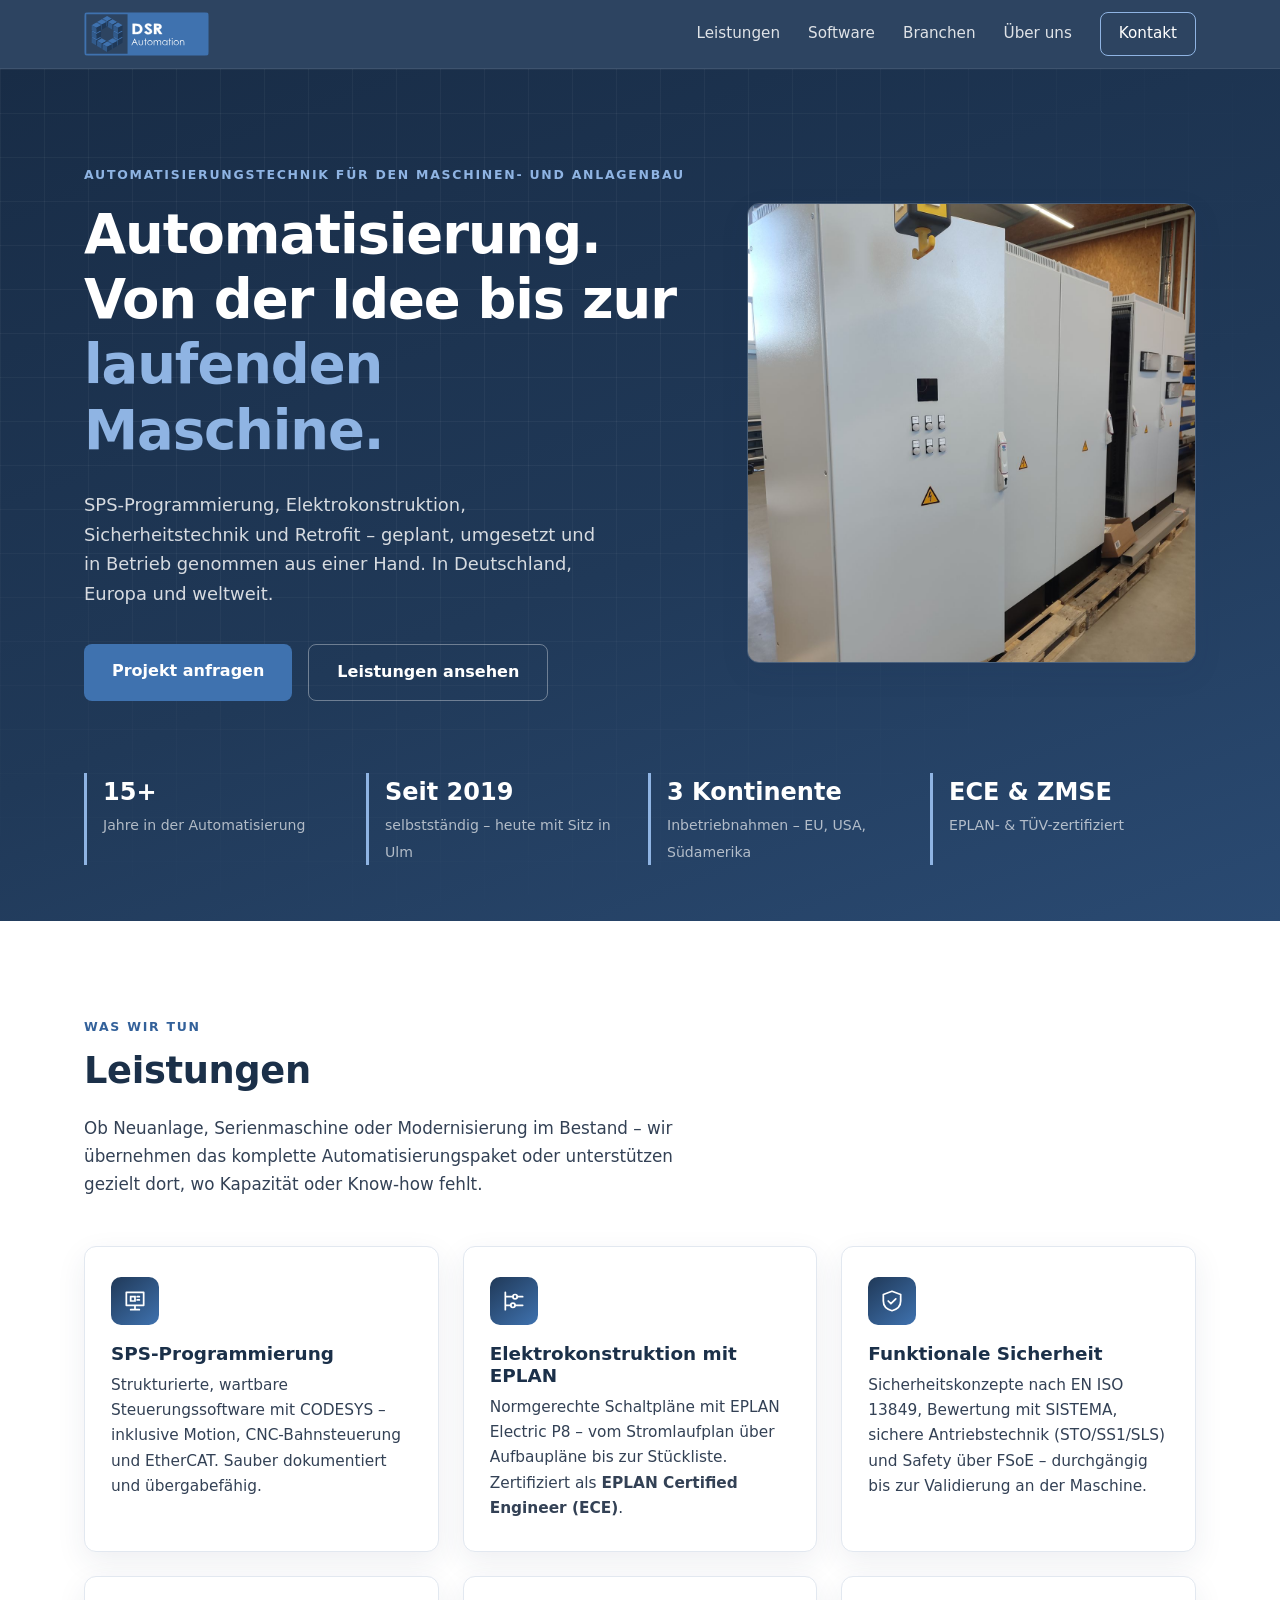
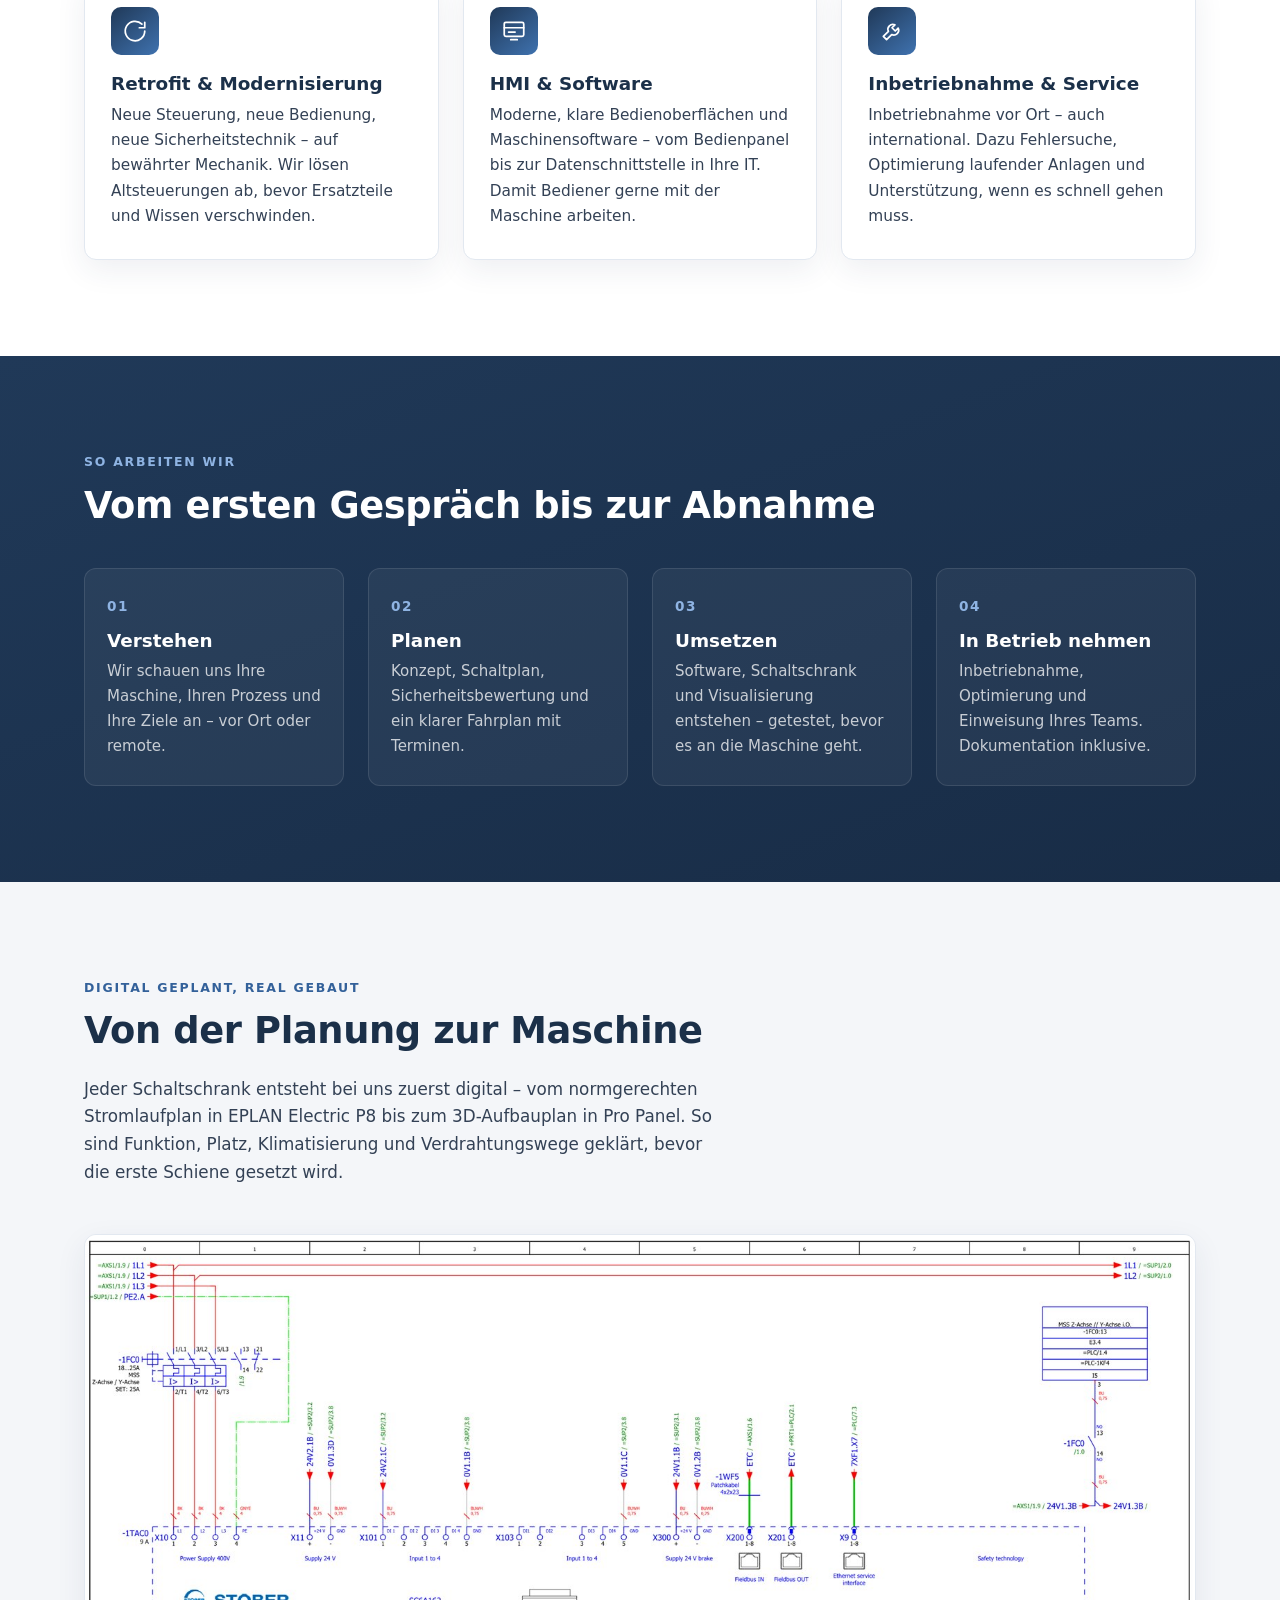
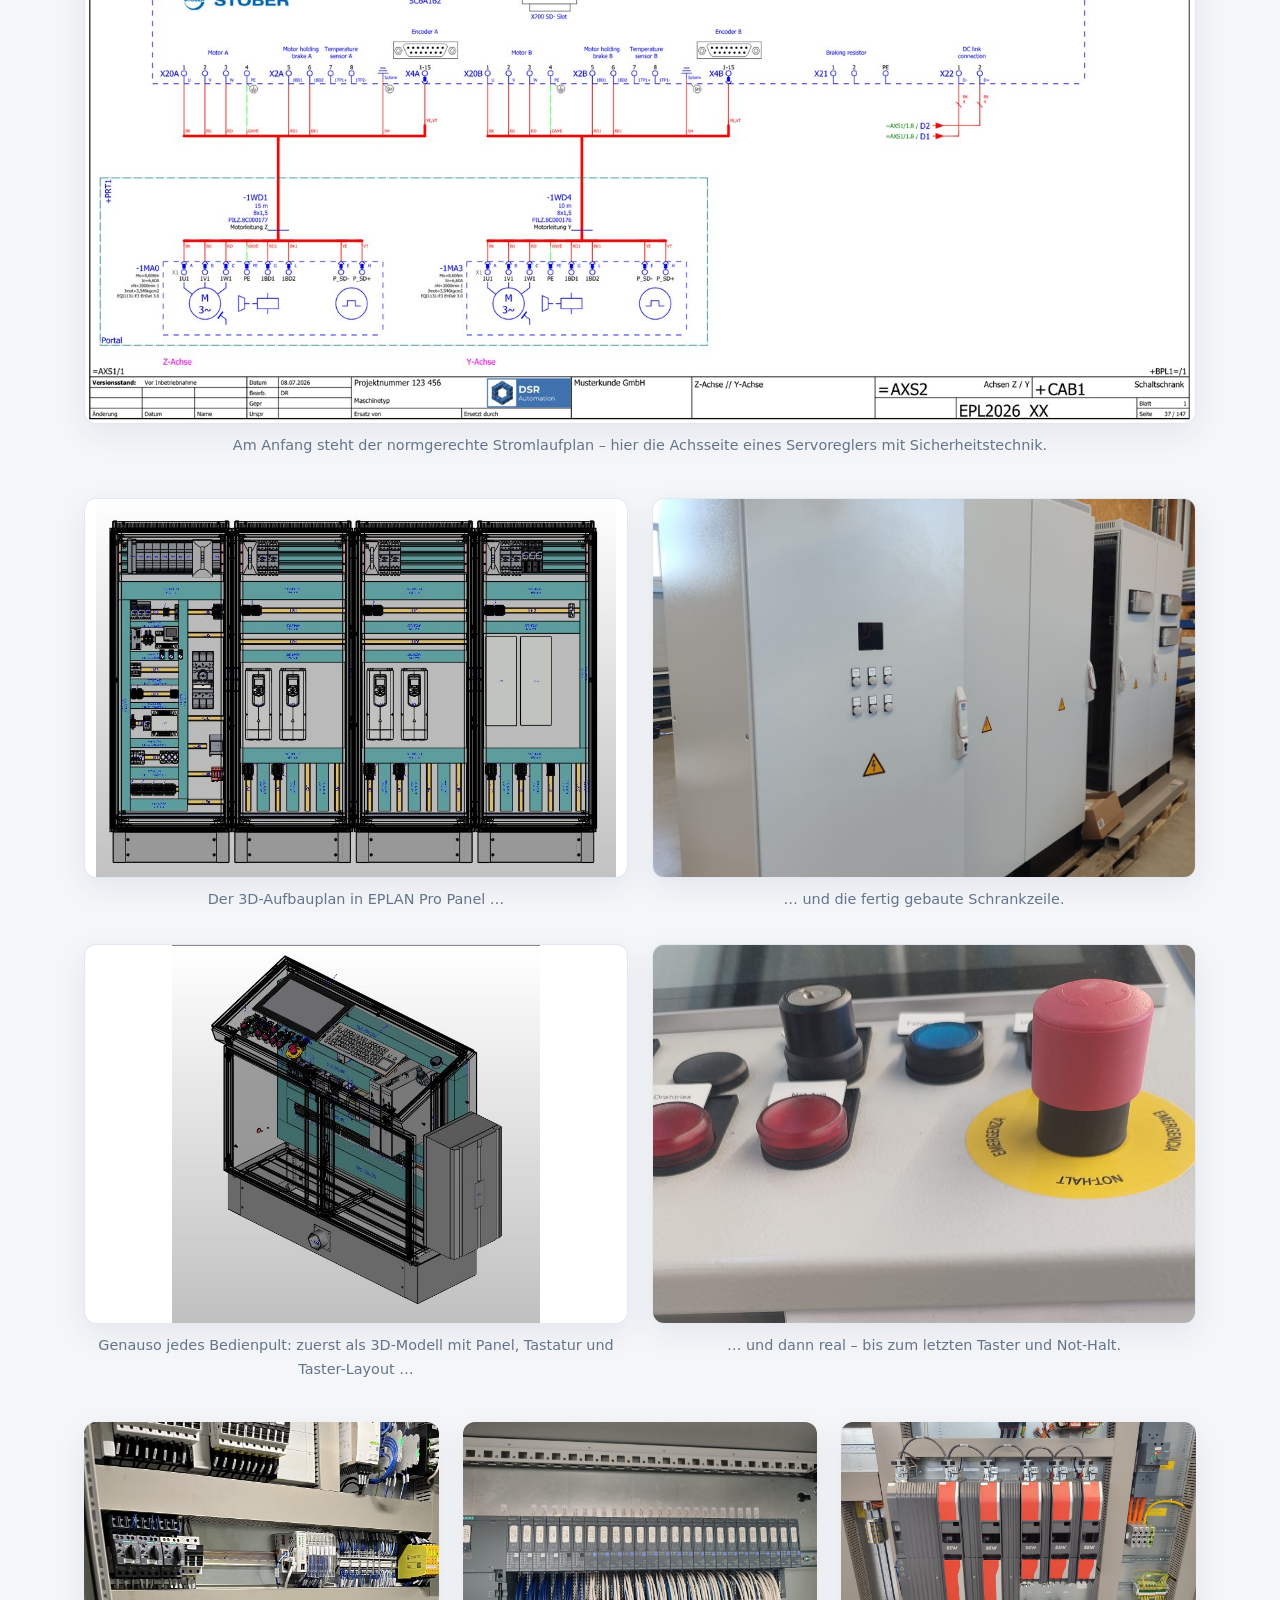
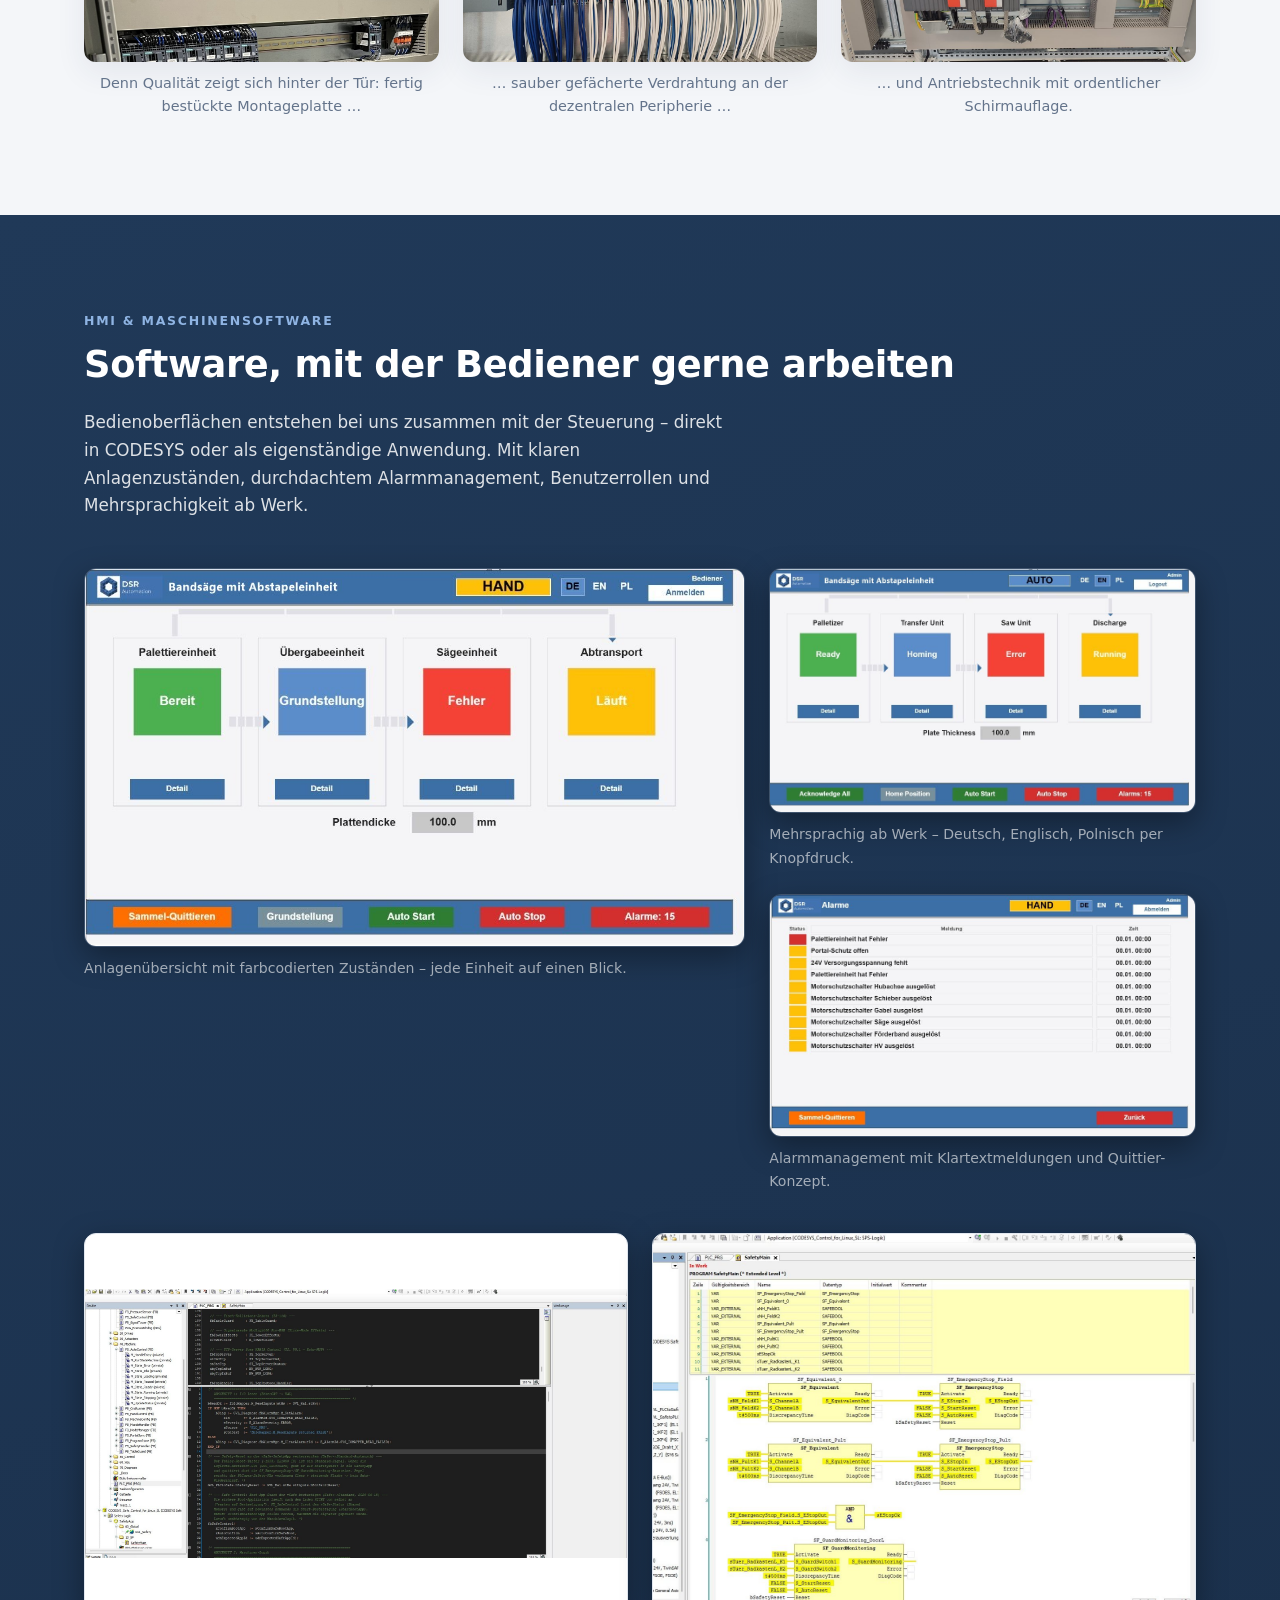
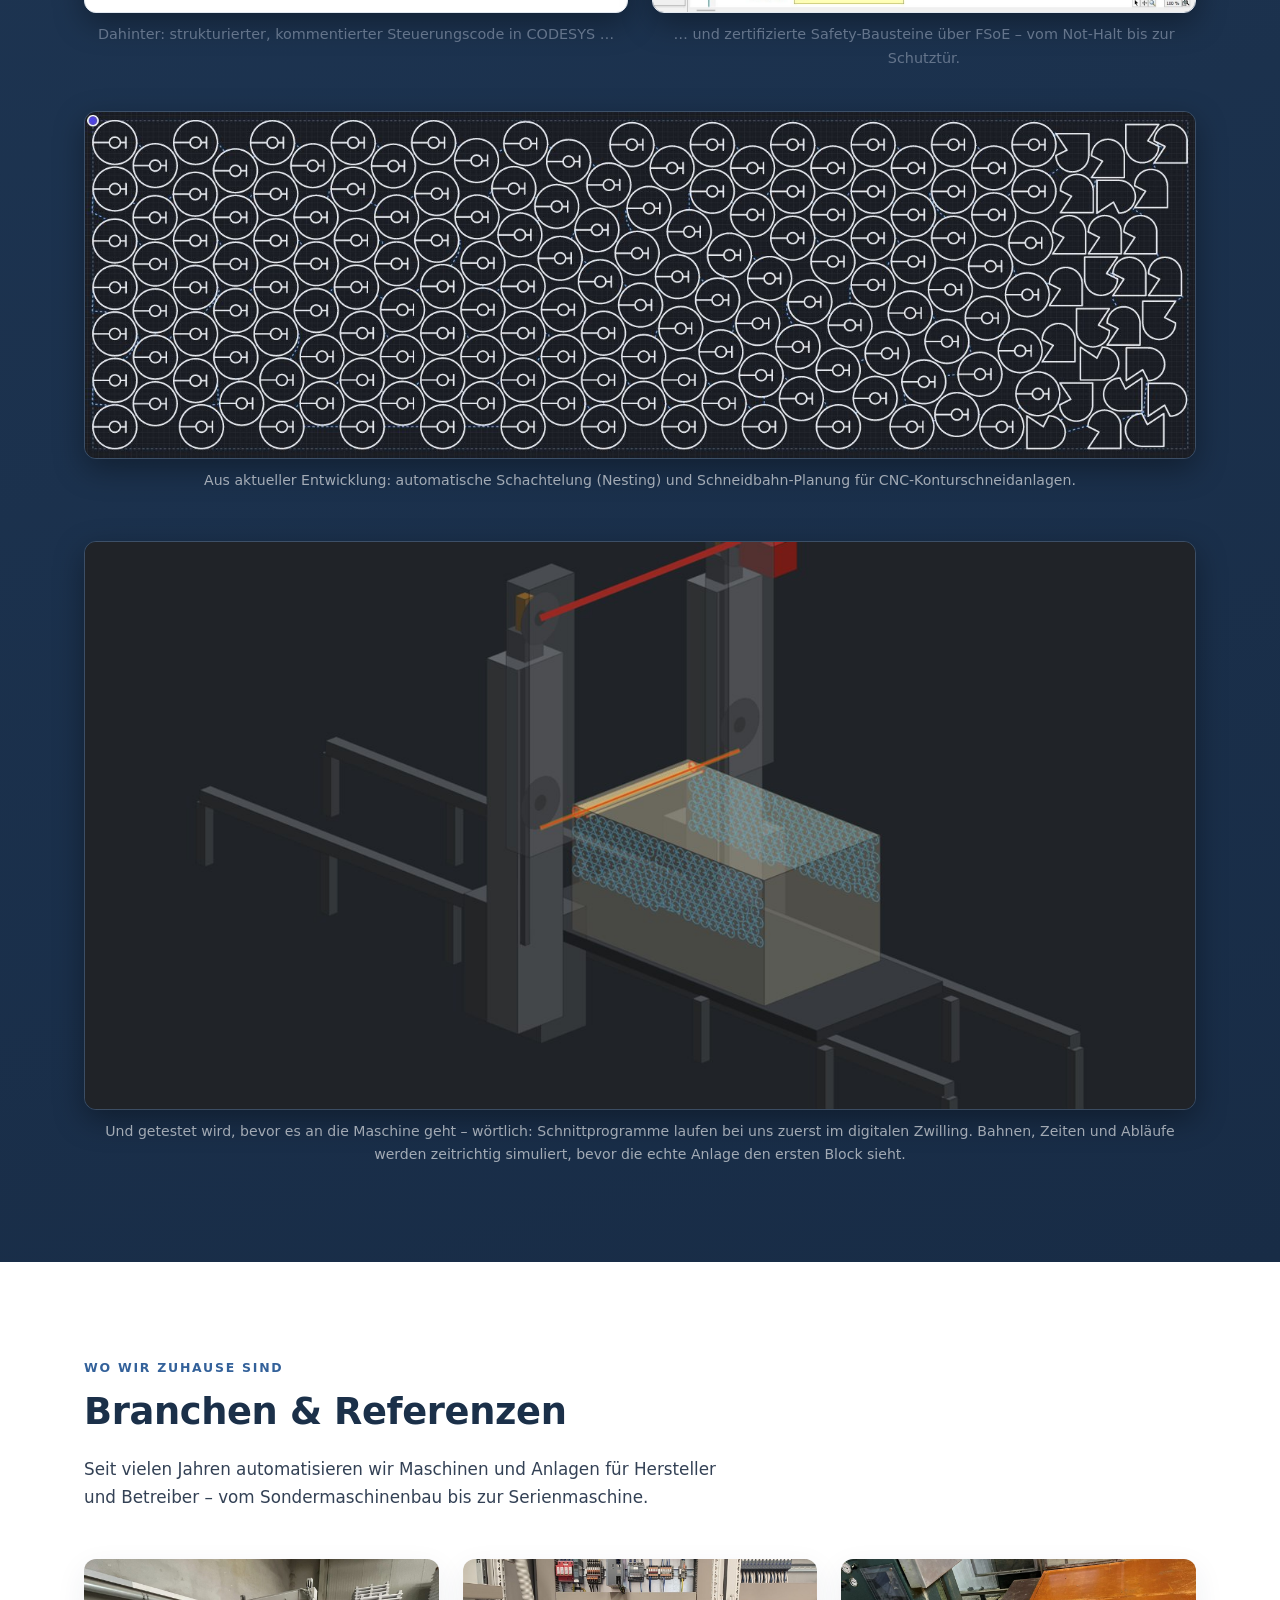
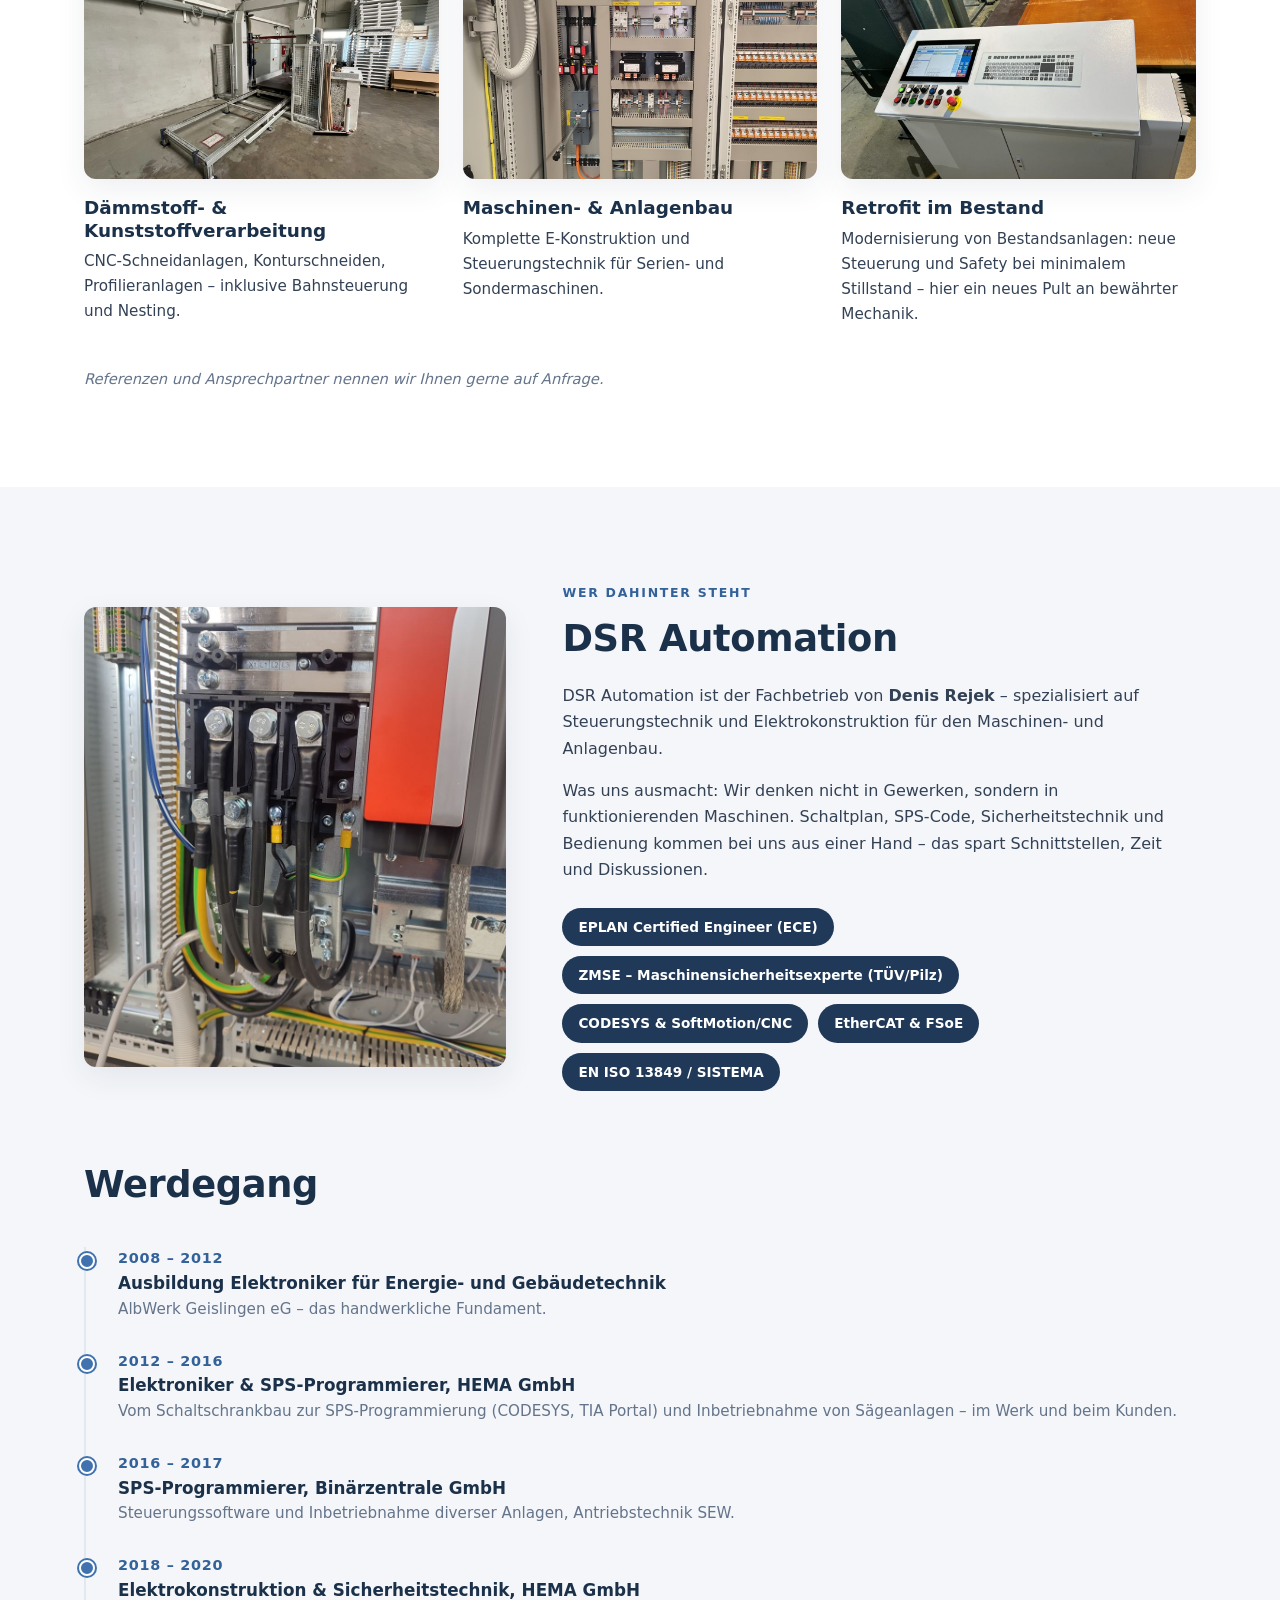
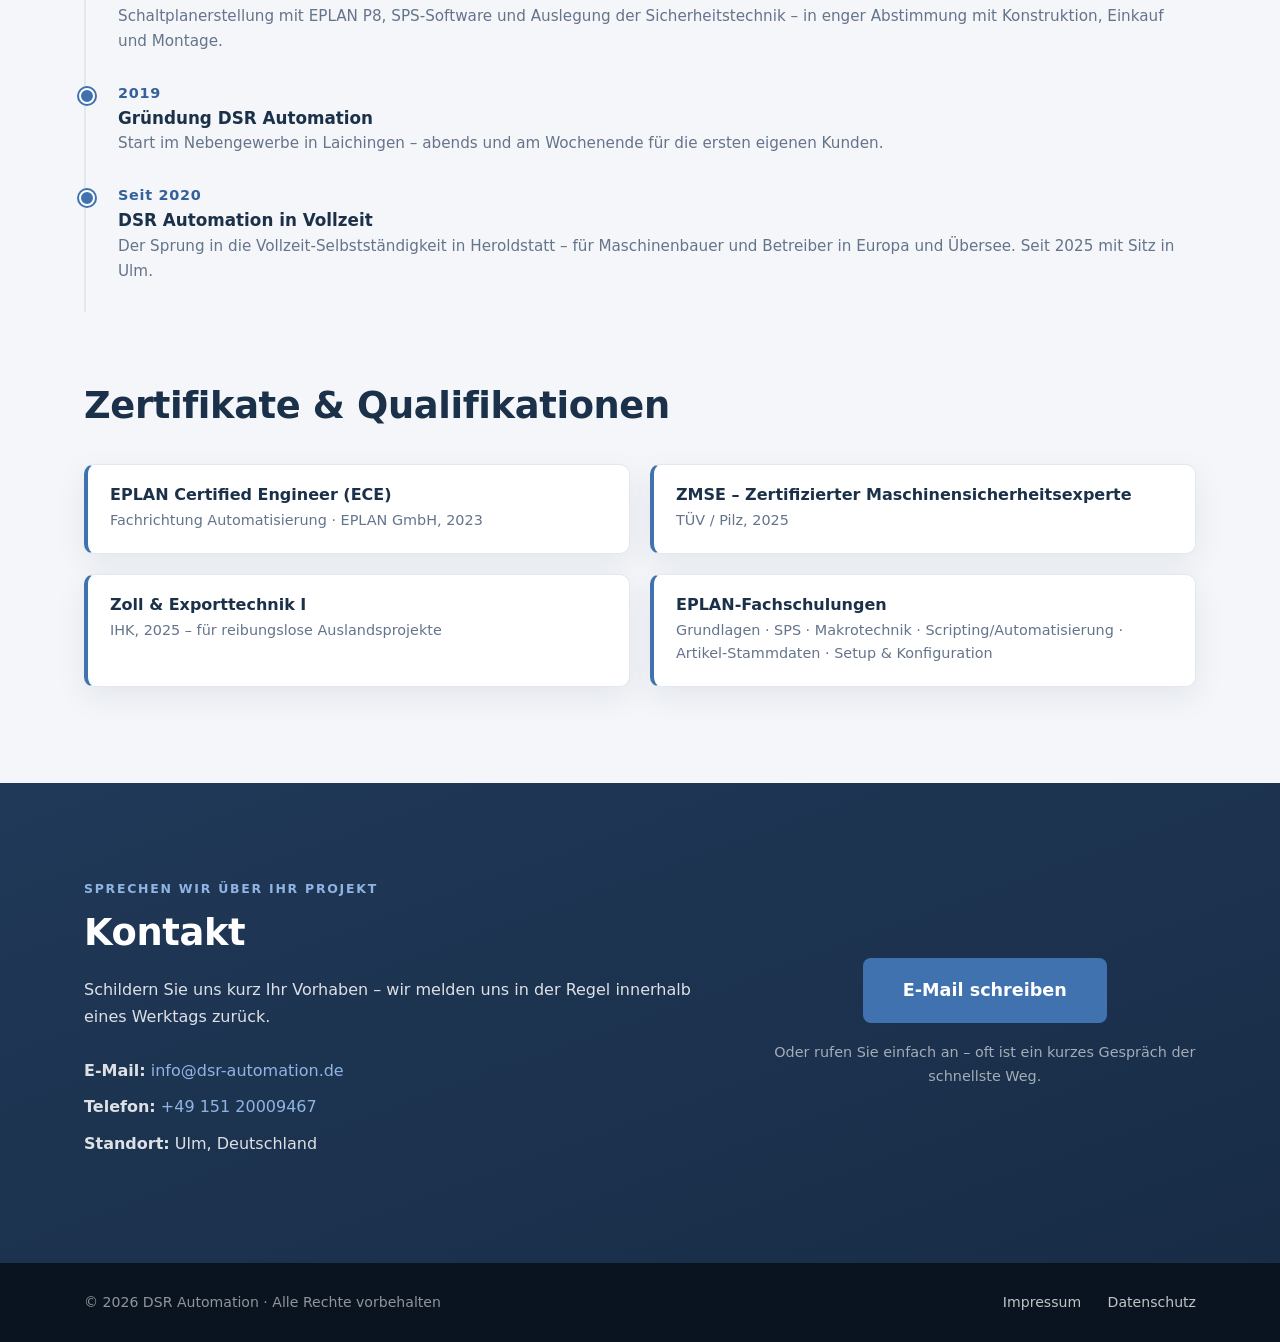
<file: index.html>
<!DOCTYPE html>
<html lang="de">
<head>
  <meta charset="UTF-8">
  <meta name="viewport" content="width=device-width, initial-scale=1.0">
  <title>DSR Automation – Steuerungstechnik, Elektrokonstruktion &amp; Retrofit</title>
  <meta name="description" content="DSR Automation – Ihr Partner für SPS-Programmierung (CODESYS), Elektrokonstruktion mit EPLAN, Sicherheitstechnik, Retrofit und Inbetriebnahme. Von der Planung bis zur laufenden Maschine.">
  <link rel="icon" href="img/favicon.png" type="image/png" sizes="32x32">
  <link rel="icon" href="img/favicon.svg" type="image/svg+xml">
  <link rel="stylesheet" href="css/style.css">
  <meta property="og:title" content="DSR Automation – Industrieautomatisierung">
  <meta property="og:description" content="SPS-Programmierung, EPLAN-Elektrokonstruktion, Sicherheitstechnik, Retrofit und Inbetriebnahme – aus einer Hand.">
  <meta property="og:type" content="website">
  <meta property="og:url" content="https://www.dsr-automation.de/">
</head>
<body>

<header class="site-header" id="top">
  <div class="container header-inner">
    <a class="brand" href="#top" aria-label="DSR Automation – Startseite">
      <img class="brand-logo" src="img/logo.svg" alt="DSR Automation">
    </a>
    <nav class="main-nav" id="mainNav" aria-label="Hauptnavigation">
      <a href="#leistungen">Leistungen</a>
      <a href="#software">Software</a>
      <a href="#branchen">Branchen</a>
      <a href="#ueber">Über uns</a>
      <a href="#kontakt" class="nav-cta">Kontakt</a>
    </nav>
    <button class="nav-toggle" id="navToggle" aria-label="Menü öffnen" aria-expanded="false">
      <span></span><span></span><span></span>
    </button>
  </div>
</header>

<main>

  <!-- ============ HERO ============ -->
  <section class="hero">
    <div class="hero-bg" aria-hidden="true"></div>
    <div class="container hero-inner">
      <div class="hero-text">
        <p class="eyebrow">Automatisierungstechnik für den Maschinen- und Anlagenbau</p>
        <h1>Automatisierung.<br>Von der Idee bis zur<br><span class="accent">laufenden Maschine.</span></h1>
        <p class="hero-sub">
          SPS-Programmierung, Elektrokonstruktion, Sicherheitstechnik und Retrofit –
          geplant, umgesetzt und in Betrieb genommen aus einer Hand. In Deutschland, Europa und weltweit.
        </p>
        <div class="hero-actions">
          <a class="btn btn-primary" href="#kontakt">Projekt anfragen</a>
          <a class="btn btn-ghost" href="#leistungen">Leistungen ansehen</a>
        </div>
      </div>
      <div class="hero-media">
        <img class="photo photo-hero" src="img/hero.jpg" alt="Schaltschrankzeile von DSR Automation vor der Auslieferung">
      </div>
    </div>
    <div class="container hero-stats">
      <div class="stat"><strong>15+</strong><span>Jahre in der Automatisierung</span></div>
      <div class="stat"><strong>Seit 2019</strong><span>selbstständig – heute mit Sitz in Ulm</span></div>
      <div class="stat"><strong>3 Kontinente</strong><span>Inbetriebnahmen – EU, USA, Südamerika</span></div>
      <div class="stat"><strong>ECE &amp; ZMSE</strong><span>EPLAN- &amp; TÜV-zertifiziert</span></div>
    </div>
  </section>

  <!-- ============ LEISTUNGEN ============ -->
  <section class="section" id="leistungen">
    <div class="container">
      <p class="eyebrow">Was wir tun</p>
      <h2>Leistungen</h2>
      <p class="section-intro">
        Ob Neuanlage, Serienmaschine oder Modernisierung im Bestand – wir übernehmen das
        komplette Automatisierungspaket oder unterstützen gezielt dort, wo Kapazität oder Know-how fehlt.
      </p>

      <div class="cards">
        <article class="card">
          <div class="card-icon" aria-hidden="true">
            <svg viewBox="0 0 24 24"><path d="M4 4h16v12H4z M8 20h8 M12 16v4" fill="none" stroke="currentColor" stroke-width="1.6" stroke-linecap="round" stroke-linejoin="round"/><path d="M8 8h4v4H8z" fill="none" stroke="currentColor" stroke-width="1.6"/><path d="M14 8h2M14 11h2" stroke="currentColor" stroke-width="1.6" stroke-linecap="round"/></svg>
          </div>
          <h3>SPS-Programmierung</h3>
          <p>Strukturierte, wartbare Steuerungssoftware mit CODESYS – inklusive Motion, CNC-Bahnsteuerung
          und EtherCAT. Sauber dokumentiert und übergabefähig.</p>
        </article>

        <article class="card">
          <div class="card-icon" aria-hidden="true">
            <svg viewBox="0 0 24 24"><path d="M4 4v16M4 8h7M15 8h5M4 16h5M13 16h7" fill="none" stroke="currentColor" stroke-width="1.6" stroke-linecap="round"/><circle cx="13" cy="8" r="2" fill="none" stroke="currentColor" stroke-width="1.6"/><circle cx="11" cy="16" r="2" fill="none" stroke="currentColor" stroke-width="1.6"/></svg>
          </div>
          <h3>Elektrokonstruktion mit EPLAN</h3>
          <p>Normgerechte Schaltpläne mit EPLAN Electric P8 – vom Stromlaufplan über Aufbaupläne bis zur
          Stückliste. Zertifiziert als <strong>EPLAN Certified Engineer (ECE)</strong>.</p>
        </article>

        <article class="card">
          <div class="card-icon" aria-hidden="true">
            <svg viewBox="0 0 24 24"><path d="M12 3l8 3v6c0 4.5-3.2 7.7-8 9-4.8-1.3-8-4.5-8-9V6z" fill="none" stroke="currentColor" stroke-width="1.6" stroke-linejoin="round"/><path d="M8.5 12l2.5 2.5 4.5-4.5" fill="none" stroke="currentColor" stroke-width="1.6" stroke-linecap="round" stroke-linejoin="round"/></svg>
          </div>
          <h3>Funktionale Sicherheit</h3>
          <p>Sicherheitskonzepte nach EN ISO 13849, Bewertung mit SISTEMA, sichere Antriebstechnik
          (STO/SS1/SLS) und Safety über FSoE – durchgängig bis zur Validierung an der Maschine.</p>
        </article>

        <article class="card">
          <div class="card-icon" aria-hidden="true">
            <svg viewBox="0 0 24 24"><path d="M21 12a9 9 0 1 1-2.6-6.3M21 4v5h-5" fill="none" stroke="currentColor" stroke-width="1.6" stroke-linecap="round" stroke-linejoin="round"/></svg>
          </div>
          <h3>Retrofit &amp; Modernisierung</h3>
          <p>Neue Steuerung, neue Bedienung, neue Sicherheitstechnik – auf bewährter Mechanik.
          Wir lösen Altsteuerungen ab, bevor Ersatzteile und Wissen verschwinden.</p>
        </article>

        <article class="card">
          <div class="card-icon" aria-hidden="true">
            <svg viewBox="0 0 24 24"><rect x="3" y="4" width="18" height="13" rx="1.5" fill="none" stroke="currentColor" stroke-width="1.6"/><path d="M3 9h18M7 13h6M9 20h6" fill="none" stroke="currentColor" stroke-width="1.6" stroke-linecap="round"/></svg>
          </div>
          <h3>HMI &amp; Software</h3>
          <p>Moderne, klare Bedienoberflächen und Maschinensoftware – vom Bedienpanel bis zur
          Datenschnittstelle in Ihre IT. Damit Bediener gerne mit der Maschine arbeiten.</p>
        </article>

        <article class="card">
          <div class="card-icon" aria-hidden="true">
            <svg viewBox="0 0 24 24"><path d="M14.7 6.3a4.5 4.5 0 0 0-6 6L4 17l3 3 4.7-4.7a4.5 4.5 0 0 0 6-6L15 12l-3-3z" fill="none" stroke="currentColor" stroke-width="1.6" stroke-linecap="round" stroke-linejoin="round"/></svg>
          </div>
          <h3>Inbetriebnahme &amp; Service</h3>
          <p>Inbetriebnahme vor Ort – auch international. Dazu Fehlersuche, Optimierung laufender
          Anlagen und Unterstützung, wenn es schnell gehen muss.</p>
        </article>
      </div>
    </div>
  </section>

  <!-- ============ ARBEITSWEISE ============ -->
  <section class="section section-dark" id="arbeitsweise">
    <div class="container">
      <p class="eyebrow">So arbeiten wir</p>
      <h2>Vom ersten Gespräch bis zur Abnahme</h2>
      <div class="steps">
        <div class="step">
          <span class="step-num">01</span>
          <h3>Verstehen</h3>
          <p>Wir schauen uns Ihre Maschine, Ihren Prozess und Ihre Ziele an – vor Ort oder remote.</p>
        </div>
        <div class="step">
          <span class="step-num">02</span>
          <h3>Planen</h3>
          <p>Konzept, Schaltplan, Sicherheitsbewertung und ein klarer Fahrplan mit Terminen.</p>
        </div>
        <div class="step">
          <span class="step-num">03</span>
          <h3>Umsetzen</h3>
          <p>Software, Schaltschrank und Visualisierung entstehen – getestet, bevor es an die Maschine geht.</p>
        </div>
        <div class="step">
          <span class="step-num">04</span>
          <h3>In Betrieb nehmen</h3>
          <p>Inbetriebnahme, Optimierung und Einweisung Ihres Teams. Dokumentation inklusive.</p>
        </div>
      </div>
    </div>
  </section>

  <!-- ============ PLANUNG → MASCHINE ============ -->
  <section class="section section-alt">
    <div class="container">
      <p class="eyebrow">Digital geplant, real gebaut</p>
      <h2>Von der Planung zur Maschine</h2>
      <p class="section-intro">
        Jeder Schaltschrank entsteht bei uns zuerst digital – vom normgerechten Stromlaufplan in
        EPLAN Electric P8 bis zum 3D-Aufbauplan in Pro Panel. So sind Funktion, Platz, Klimatisierung
        und Verdrahtungswege geklärt, bevor die erste Schiene gesetzt wird.
      </p>
      <figure class="banner-fig plan-fig">
        <img class="photo" src="img/schaltplan.jpg" alt="Komplette Stromlaufplan-Seite aus EPLAN Electric P8 mit Normblatt: Servoregler mit zwei Achsen, Sicherheitstechnik und Motoren">
        <figcaption>Am Anfang steht der normgerechte Stromlaufplan – hier die Achsseite eines Servoreglers mit Sicherheitstechnik.</figcaption>
      </figure>
      <div class="duo">
        <figure>
          <img class="photo" src="img/plan-schrank.jpg" alt="3D-Aufbauplan einer Schaltschrankzeile in EPLAN Pro Panel">
          <figcaption>Der 3D-Aufbauplan in EPLAN Pro Panel …</figcaption>
        </figure>
        <figure>
          <img class="photo" src="img/hero.jpg" alt="Die fertig gebaute Schaltschrankzeile in der Werkstatt">
          <figcaption>… und die fertig gebaute Schrankzeile.</figcaption>
        </figure>
      </div>
      <div class="duo">
        <figure>
          <img class="photo" src="img/plan-pult.jpg" alt="3D-Modell eines Bedienpults in EPLAN Pro Panel">
          <figcaption>Genauso jedes Bedienpult: zuerst als 3D-Modell mit Panel, Tastatur und Taster-Layout …</figcaption>
        </figure>
        <figure>
          <img class="photo" src="img/pult-real.jpg" alt="Fertiges Bedienpult mit Meldeleuchten, Schlüsselschalter und Not-Halt">
          <figcaption>… und dann real – bis zum letzten Taster und Not-Halt.</figcaption>
        </figure>
      </div>
      <div class="trio">
        <figure>
          <img class="photo" src="img/detail-platte.jpg" alt="Fertig verdrahtete Montageplatte mit Automaten, Motorschutz und SPS-Ebene">
          <figcaption>Denn Qualität zeigt sich hinter der Tür: fertig bestückte Montageplatte …</figcaption>
        </figure>
        <figure>
          <img class="photo" src="img/detail-sps.jpg" alt="Dezentrale Peripherie mit sauber gefächerter Verdrahtung">
          <figcaption>… sauber gefächerte Verdrahtung an der dezentralen Peripherie …</figcaption>
        </figure>
        <figure>
          <img class="photo" src="img/detail-antriebe.jpg" alt="Antriebsregler-Reihe mit ordentlicher Schirmauflage">
          <figcaption>… und Antriebstechnik mit ordentlicher Schirmauflage.</figcaption>
        </figure>
      </div>
    </div>
  </section>

  <!-- ============ SOFTWARE & HMI ============ -->
  <section class="section section-dark" id="software">
    <div class="container">
      <p class="eyebrow">HMI &amp; Maschinensoftware</p>
      <h2>Software, mit der Bediener gerne arbeiten</h2>
      <p class="section-intro">
        Bedienoberflächen entstehen bei uns zusammen mit der Steuerung – direkt in CODESYS oder als
        eigenständige Anwendung. Mit klaren Anlagenzuständen, durchdachtem Alarmmanagement,
        Benutzerrollen und Mehrsprachigkeit ab Werk.
      </p>

      <div class="showcase">
        <figure class="showcase-main">
          <img class="photo" src="img/hmi-main.jpg" alt="HMI-Anlagenübersicht mit farbcodierten Einheitenzuständen">
          <figcaption>Anlagenübersicht mit farbcodierten Zuständen – jede Einheit auf einen Blick.</figcaption>
        </figure>
        <div class="showcase-side">
          <figure>
            <img class="photo" src="img/hmi-english.jpg" alt="Dieselbe HMI-Oberfläche komplett auf Englisch">
            <figcaption>Mehrsprachig ab Werk – Deutsch, Englisch, Polnisch per Knopfdruck.</figcaption>
          </figure>
          <figure>
            <img class="photo" src="img/hmi-alarme.jpg" alt="Alarmliste mit farbcodierten aktiven und quittierten Meldungen">
            <figcaption>Alarmmanagement mit Klartextmeldungen und Quittier-Konzept.</figcaption>
          </figure>
        </div>
      </div>

      <div class="duo duo-flat">
        <figure>
          <img class="photo" src="img/codesys-st.jpg" alt="Strukturierter ST-Code mit Projektbaum in CODESYS">
          <figcaption>Dahinter: strukturierter, kommentierter Steuerungscode in CODESYS …</figcaption>
        </figure>
        <figure>
          <img class="photo" src="img/codesys-safety.jpg" alt="CODESYS Safety-Applikation mit PLCopen-Safety-Bausteinen und FSoE-Gerätebaum">
          <figcaption>… und zertifizierte Safety-Bausteine über FSoE – vom Not-Halt bis zur Schutztür.</figcaption>
        </figure>
      </div>

      <figure class="banner-fig">
        <img class="photo" src="img/nesting-banner.jpg" alt="Dark-Mode-Ansicht einer automatischen Teile-Schachtelung mit Schneidbahnen">
        <figcaption>Aus aktueller Entwicklung: automatische Schachtelung (Nesting) und Schneidbahn-Planung für CNC-Konturschneidanlagen.</figcaption>
      </figure>

      <figure class="banner-fig twin-fig">
        <img class="photo" src="img/zwilling.jpg" alt="Digitaler Zwilling: 3D-Simulation einer CNC-Schneidanlage mit genestetem Schnittprogramm">
        <figcaption>Und getestet wird, bevor es an die Maschine geht – wörtlich: Schnittprogramme laufen bei uns zuerst
        im digitalen Zwilling. Bahnen, Zeiten und Abläufe werden zeitrichtig simuliert, bevor die echte Anlage den ersten Block sieht.</figcaption>
      </figure>
    </div>
  </section>

  <!-- ============ BRANCHEN / REFERENZEN ============ -->
  <section class="section" id="branchen">
    <div class="container">
      <p class="eyebrow">Wo wir zuhause sind</p>
      <h2>Branchen &amp; Referenzen</h2>
      <p class="section-intro">
        Seit vielen Jahren automatisieren wir Maschinen und Anlagen für Hersteller und Betreiber –
        vom Sondermaschinenbau bis zur Serienmaschine.
      </p>
      <div class="industry-grid">
        <div class="industry">
          <img class="photo" src="img/branche-schneiden.jpg" alt="CNC-Konturschneidanlage mit Portal und Schneidrahmen in der Halle">
          <h3>Dämmstoff- &amp; Kunststoffverarbeitung</h3>
          <p>CNC-Schneidanlagen, Konturschneiden, Profilieranlagen – inklusive Bahnsteuerung und Nesting.</p>
        </div>
        <div class="industry">
          <img class="photo" src="img/branche-schaltschrank.jpg" alt="Fertig verdrahtete Montageplatte eines DSR-Schaltschranks">
          <h3>Maschinen- &amp; Anlagenbau</h3>
          <p>Komplette E-Konstruktion und Steuerungstechnik für Serien- und Sondermaschinen.</p>
        </div>
        <div class="industry">
          <img class="photo" src="img/branche-retrofit.jpg" alt="Neues Bedienpult mit HMI und Not-Halt an einer älteren Konturensäge">
          <h3>Retrofit im Bestand</h3>
          <p>Modernisierung von Bestandsanlagen: neue Steuerung und Safety bei minimalem Stillstand – hier ein neues Pult an bewährter Mechanik.</p>
        </div>
      </div>
      <p class="reference-note">Referenzen und Ansprechpartner nennen wir Ihnen gerne auf Anfrage.</p>
    </div>
  </section>

  <!-- ============ ÜBER UNS ============ -->
  <section class="section section-alt" id="ueber">
    <div class="container about">
      <div class="about-media">
        <!-- TODO: Gegen Portraitfoto von Denis tauschen (img/ueber.jpg), sobald eines da ist -->
        <img class="photo photo-portrait" src="img/detail-antrieb.jpg" alt="Verdrahtung eines Antriebsreglers durch DSR Automation">
      </div>
      <div class="about-text">
        <p class="eyebrow">Wer dahinter steht</p>
        <h2>DSR Automation</h2>
        <p>
          DSR Automation ist der Fachbetrieb von <strong>Denis Rejek</strong> – spezialisiert auf
          Steuerungstechnik und Elektrokonstruktion für den Maschinen- und Anlagenbau.
        </p>
        <p>
          Was uns ausmacht: Wir denken nicht in Gewerken, sondern in funktionierenden Maschinen.
          Schaltplan, SPS-Code, Sicherheitstechnik und Bedienung kommen bei uns aus einer Hand –
          das spart Schnittstellen, Zeit und Diskussionen.
        </p>
        <ul class="badges">
          <li>EPLAN Certified Engineer (ECE)</li>
          <li>ZMSE – Maschinensicherheitsexperte (TÜV/Pilz)</li>
          <li>CODESYS &amp; SoftMotion/CNC</li>
          <li>EtherCAT &amp; FSoE</li>
          <li>EN ISO 13849 / SISTEMA</li>
        </ul>
      </div>
    </div>
    <div class="container">
      <h2 style="margin-top: 72px;">Werdegang</h2>
      <ul class="timeline">
        <li>
          <span class="t-year">2008 – 2012</span>
          <h3>Ausbildung Elektroniker für Energie- und Gebäudetechnik</h3>
          <p>AlbWerk Geislingen eG – das handwerkliche Fundament.</p>
        </li>
        <li>
          <span class="t-year">2012 – 2016</span>
          <h3>Elektroniker &amp; SPS-Programmierer, HEMA GmbH</h3>
          <p>Vom Schaltschrankbau zur SPS-Programmierung (CODESYS, TIA Portal) und Inbetriebnahme von Sägeanlagen – im Werk und beim Kunden.</p>
        </li>
        <li>
          <span class="t-year">2016 – 2017</span>
          <h3>SPS-Programmierer, Binärzentrale GmbH</h3>
          <p>Steuerungssoftware und Inbetriebnahme diverser Anlagen, Antriebstechnik SEW.</p>
        </li>
        <li>
          <span class="t-year">2018 – 2020</span>
          <h3>Elektrokonstruktion &amp; Sicherheitstechnik, HEMA GmbH</h3>
          <p>Schaltplanerstellung mit EPLAN P8, SPS-Software und Auslegung der Sicherheitstechnik – in enger Abstimmung mit Konstruktion, Einkauf und Montage.</p>
        </li>
        <li>
          <span class="t-year">2019</span>
          <h3>Gründung DSR Automation</h3>
          <p>Start im Nebengewerbe in Laichingen – abends und am Wochenende für die ersten eigenen Kunden.</p>
        </li>
        <li>
          <span class="t-year">Seit 2020</span>
          <h3>DSR Automation in Vollzeit</h3>
          <p>Der Sprung in die Vollzeit-Selbstständigkeit in Heroldstatt – für Maschinenbauer und Betreiber in Europa und Übersee. Seit 2025 mit Sitz in Ulm.</p>
        </li>
      </ul>
    </div>
    <div class="container">
      <h2 style="margin-top: 72px;">Zertifikate &amp; Qualifikationen</h2>
      <div class="certs">
        <div class="cert">
          <h3>EPLAN Certified Engineer (ECE)</h3>
          <p>Fachrichtung Automatisierung · EPLAN GmbH, 2023</p>
        </div>
        <div class="cert">
          <h3>ZMSE – Zertifizierter Maschinensicherheitsexperte</h3>
          <p>TÜV / Pilz, 2025</p>
        </div>
        <div class="cert">
          <h3>Zoll &amp; Exporttechnik I</h3>
          <p>IHK, 2025 – für reibungslose Auslandsprojekte</p>
        </div>
        <div class="cert">
          <h3>EPLAN-Fachschulungen</h3>
          <p>Grundlagen · SPS · Makrotechnik · Scripting/Automatisierung · Artikel-Stammdaten · Setup &amp; Konfiguration</p>
        </div>
      </div>
    </div>
  </section>

  <!-- ============ KONTAKT ============ -->
  <section class="section section-dark" id="kontakt">
    <div class="container contact">
      <div class="contact-text">
        <p class="eyebrow">Sprechen wir über Ihr Projekt</p>
        <h2>Kontakt</h2>
        <p>
          Schildern Sie uns kurz Ihr Vorhaben – wir melden uns in der Regel innerhalb eines Werktags zurück.
        </p>
        <div class="contact-details">
          <!-- TODO: prüfen, ob info@dsr-automation.de als Postfach existiert -->
          <p><strong>E-Mail:</strong> <a href="mailto:info@dsr-automation.de">info@dsr-automation.de</a></p>
          <p><strong>Telefon:</strong> <a href="tel:+4915120009467">+49&nbsp;151&nbsp;20009467</a></p>
          <p><strong>Standort:</strong> Ulm, Deutschland</p>
        </div>
      </div>
      <div class="contact-cta">
        <a class="btn btn-primary btn-big" href="mailto:info@dsr-automation.de?subject=Projektanfrage%20DSR%20Automation">
          E-Mail schreiben
        </a>
        <p class="contact-hint">Oder rufen Sie einfach an – oft ist ein kurzes Gespräch der schnellste Weg.</p>
      </div>
    </div>
  </section>

</main>

<footer class="site-footer">
  <div class="container footer-inner">
    <p>© <span id="year">2026</span> DSR Automation · Alle Rechte vorbehalten</p>
    <nav aria-label="Rechtliches">
      <a href="impressum.html">Impressum</a>
      <a href="datenschutz.html">Datenschutz</a>
    </nav>
  </div>
</footer>

<script src="js/main.js"></script>
</body>
</html>
</file>
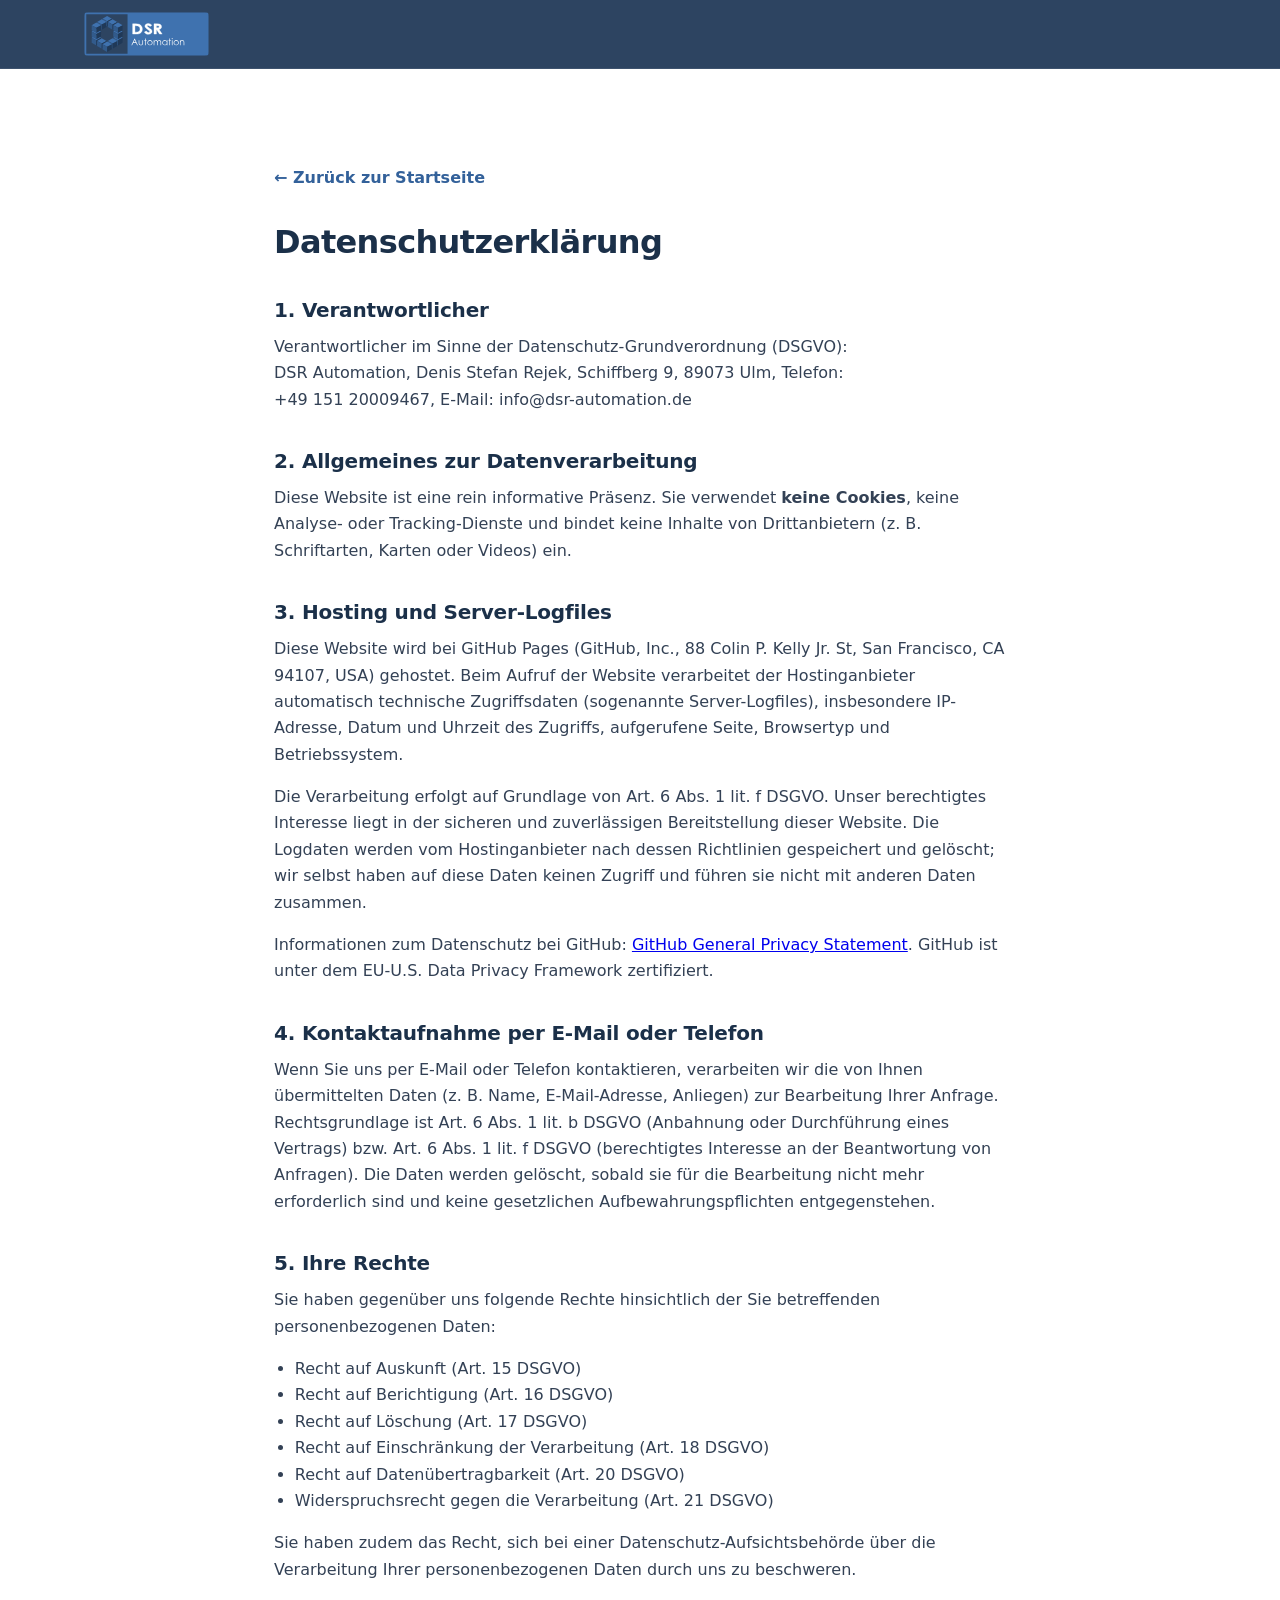
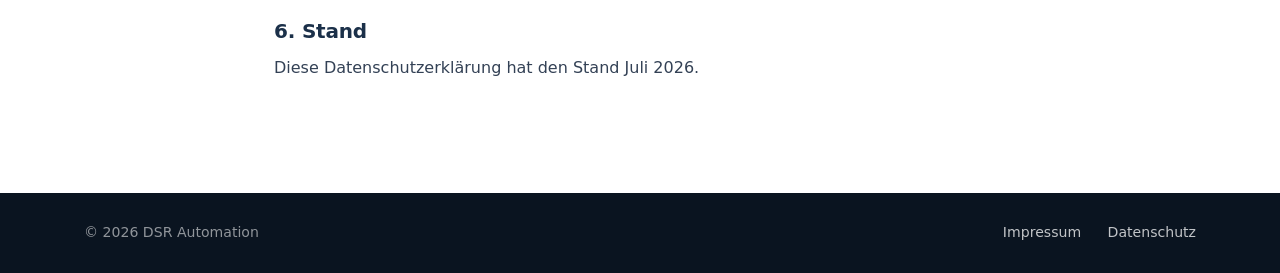
<file: datenschutz.html>
<!DOCTYPE html>
<html lang="de">
<head>
  <meta charset="UTF-8">
  <meta name="viewport" content="width=device-width, initial-scale=1.0">
  <title>Datenschutzerklärung – DSR Automation</title>
  <meta name="robots" content="noindex">
  <link rel="icon" href="img/favicon.png" type="image/png" sizes="32x32">
  <link rel="icon" href="img/favicon.svg" type="image/svg+xml">
  <link rel="stylesheet" href="css/style.css">
</head>
<body>

<header class="site-header">
  <div class="container header-inner">
    <a class="brand" href="index.html">
      <img class="brand-logo" src="img/logo.svg" alt="DSR Automation">
    </a>
  </div>
</header>

<main class="section">
  <div class="container legal">
    <a class="back-link" href="index.html">← Zurück zur Startseite</a>
    <h1>Datenschutzerklärung</h1>

    <h2>1. Verantwortlicher</h2>
    <p>
      Verantwortlicher im Sinne der Datenschutz-Grundverordnung (DSGVO):<br>
      DSR Automation, Denis Stefan Rejek, Schiffberg 9, 89073 Ulm,
      Telefon: +49&nbsp;151&nbsp;20009467, E-Mail: info@dsr-automation.de
    </p>

    <h2>2. Allgemeines zur Datenverarbeitung</h2>
    <p>
      Diese Website ist eine rein informative Präsenz. Sie verwendet <strong>keine Cookies</strong>,
      keine Analyse- oder Tracking-Dienste und bindet keine Inhalte von Drittanbietern
      (z.&nbsp;B. Schriftarten, Karten oder Videos) ein.
    </p>

    <h2>3. Hosting und Server-Logfiles</h2>
    <p>
      Diese Website wird bei GitHub Pages (GitHub, Inc., 88 Colin P. Kelly Jr. St,
      San Francisco, CA 94107, USA) gehostet.
      Beim Aufruf der Website verarbeitet der Hostinganbieter automatisch technische Zugriffsdaten
      (sogenannte Server-Logfiles), insbesondere IP-Adresse, Datum und Uhrzeit des Zugriffs,
      aufgerufene Seite, Browsertyp und Betriebssystem.
    </p>
    <p>
      Die Verarbeitung erfolgt auf Grundlage von Art. 6 Abs. 1 lit. f DSGVO. Unser berechtigtes
      Interesse liegt in der sicheren und zuverlässigen Bereitstellung dieser Website.
      Die Logdaten werden vom Hostinganbieter nach dessen Richtlinien gespeichert und gelöscht;
      wir selbst haben auf diese Daten keinen Zugriff und führen sie nicht mit anderen Daten zusammen.
    </p>
    <p>
      Informationen zum Datenschutz bei GitHub:
      <a href="https://docs.github.com/de/site-policy/privacy-policies/github-general-privacy-statement" target="_blank" rel="noopener">GitHub General Privacy Statement</a>.
      GitHub ist unter dem EU-U.S. Data Privacy Framework zertifiziert.
    </p>

    <h2>4. Kontaktaufnahme per E-Mail oder Telefon</h2>
    <p>
      Wenn Sie uns per E-Mail oder Telefon kontaktieren, verarbeiten wir die von Ihnen übermittelten
      Daten (z.&nbsp;B. Name, E-Mail-Adresse, Anliegen) zur Bearbeitung Ihrer Anfrage.
      Rechtsgrundlage ist Art. 6 Abs. 1 lit. b DSGVO (Anbahnung oder Durchführung eines Vertrags)
      bzw. Art. 6 Abs. 1 lit. f DSGVO (berechtigtes Interesse an der Beantwortung von Anfragen).
      Die Daten werden gelöscht, sobald sie für die Bearbeitung nicht mehr erforderlich sind und
      keine gesetzlichen Aufbewahrungspflichten entgegenstehen.
    </p>

    <h2>5. Ihre Rechte</h2>
    <p>Sie haben gegenüber uns folgende Rechte hinsichtlich der Sie betreffenden personenbezogenen Daten:</p>
    <ul>
      <li>Recht auf Auskunft (Art. 15 DSGVO)</li>
      <li>Recht auf Berichtigung (Art. 16 DSGVO)</li>
      <li>Recht auf Löschung (Art. 17 DSGVO)</li>
      <li>Recht auf Einschränkung der Verarbeitung (Art. 18 DSGVO)</li>
      <li>Recht auf Datenübertragbarkeit (Art. 20 DSGVO)</li>
      <li>Widerspruchsrecht gegen die Verarbeitung (Art. 21 DSGVO)</li>
    </ul>
    <p>
      Sie haben zudem das Recht, sich bei einer Datenschutz-Aufsichtsbehörde über die Verarbeitung
      Ihrer personenbezogenen Daten durch uns zu beschweren.
    </p>

    <h2>6. Stand</h2>
    <p>Diese Datenschutzerklärung hat den Stand Juli 2026.</p>
  </div>
</main>

<footer class="site-footer">
  <div class="container footer-inner">
    <p>© <span id="year">2026</span> DSR Automation</p>
    <nav aria-label="Rechtliches">
      <a href="impressum.html">Impressum</a>
      <a href="datenschutz.html">Datenschutz</a>
    </nav>
  </div>
</footer>

<script>document.getElementById('year').textContent = new Date().getFullYear();</script>
</body>
</html>
</file>
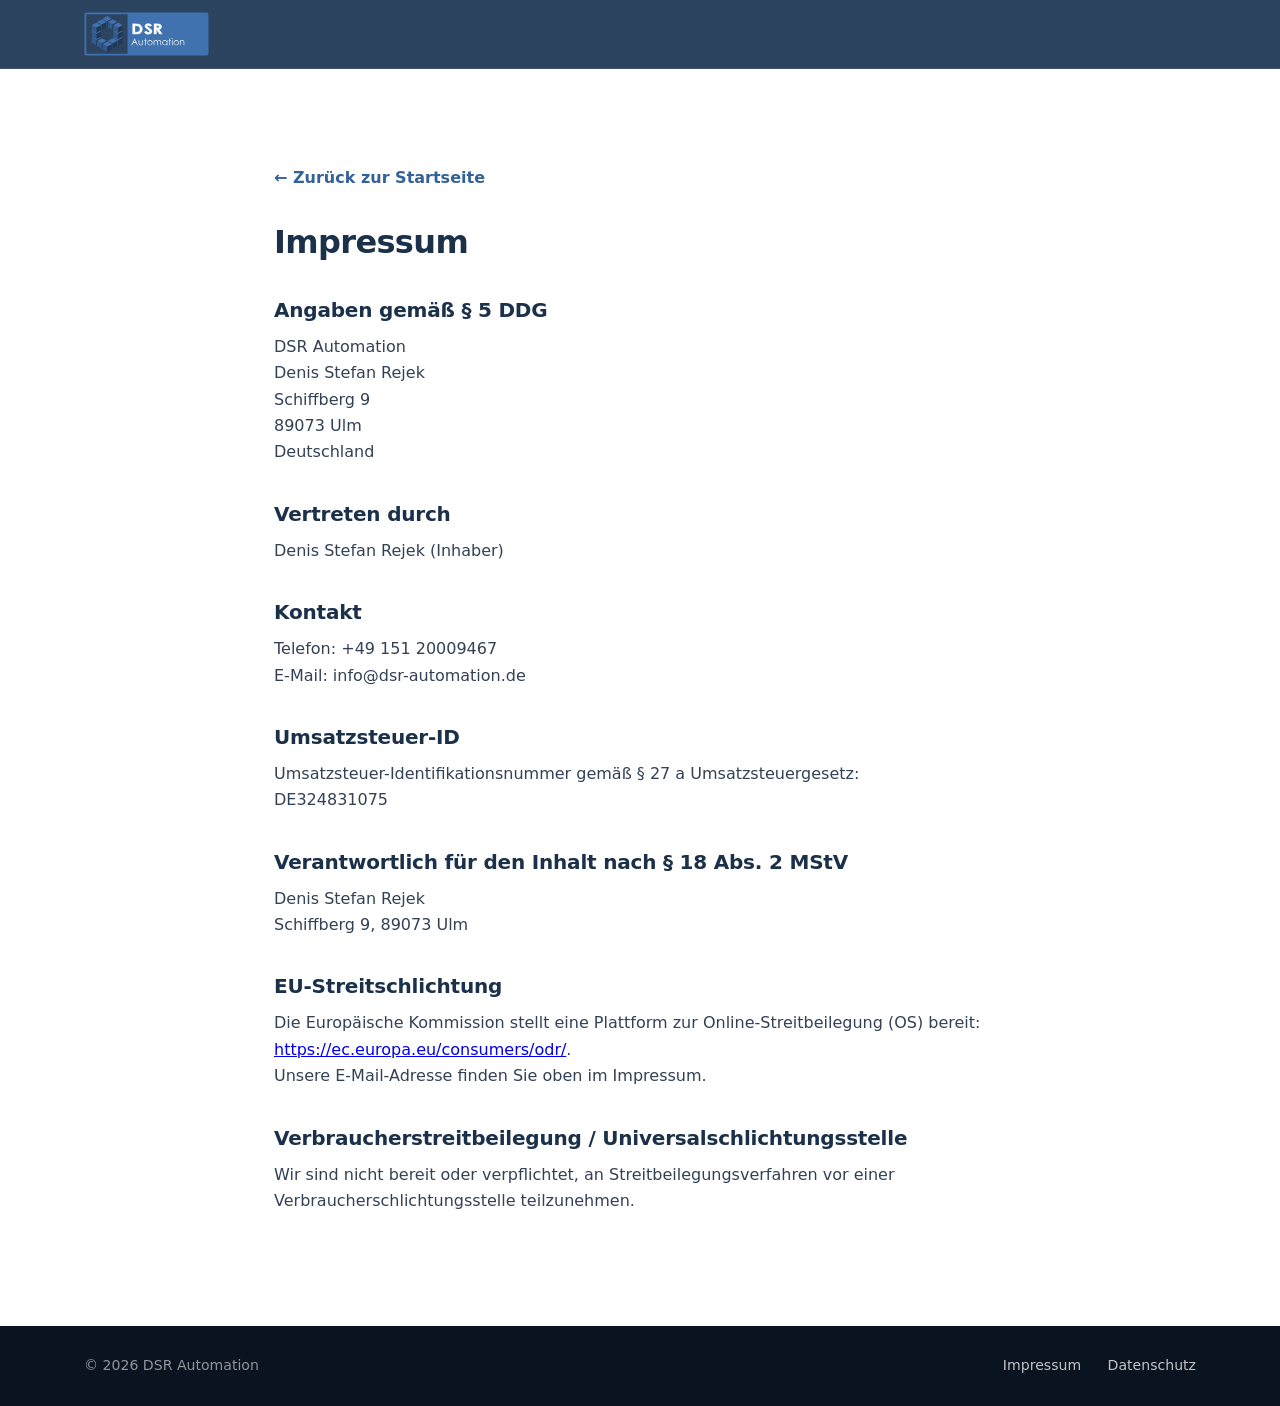
<file: impressum.html>
<!DOCTYPE html>
<html lang="de">
<head>
  <meta charset="UTF-8">
  <meta name="viewport" content="width=device-width, initial-scale=1.0">
  <title>Impressum – DSR Automation</title>
  <meta name="robots" content="noindex">
  <link rel="icon" href="img/favicon.png" type="image/png" sizes="32x32">
  <link rel="icon" href="img/favicon.svg" type="image/svg+xml">
  <link rel="stylesheet" href="css/style.css">
</head>
<body>

<header class="site-header">
  <div class="container header-inner">
    <a class="brand" href="index.html">
      <img class="brand-logo" src="img/logo.svg" alt="DSR Automation">
    </a>
  </div>
</header>

<main class="section">
  <div class="container legal">
    <a class="back-link" href="index.html">← Zurück zur Startseite</a>
    <h1>Impressum</h1>

    <h2>Angaben gemäß § 5 DDG</h2>
    <p>
      DSR Automation<br>
      Denis Stefan Rejek<br>
      Schiffberg 9<br>
      89073 Ulm<br>
      Deutschland
    </p>

    <h2>Vertreten durch</h2>
    <p>Denis Stefan Rejek (Inhaber)</p>

    <h2>Kontakt</h2>
    <p>
      Telefon: +49&nbsp;151&nbsp;20009467<br>
      E-Mail: info@dsr-automation.de
    </p>

    <h2>Umsatzsteuer-ID</h2>
    <p>
      Umsatzsteuer-Identifikationsnummer gemäß § 27 a Umsatzsteuergesetz:<br>
      DE324831075
    </p>

    <h2>Verantwortlich für den Inhalt nach § 18 Abs. 2 MStV</h2>
    <p>
      Denis Stefan Rejek<br>
      Schiffberg 9, 89073 Ulm
    </p>

    <h2>EU-Streitschlichtung</h2>
    <p>
      Die Europäische Kommission stellt eine Plattform zur Online-Streitbeilegung (OS) bereit:
      <a href="https://ec.europa.eu/consumers/odr/" target="_blank" rel="noopener">https://ec.europa.eu/consumers/odr/</a>.<br>
      Unsere E-Mail-Adresse finden Sie oben im Impressum.
    </p>

    <h2>Verbraucherstreitbeilegung / Universalschlichtungsstelle</h2>
    <p>
      Wir sind nicht bereit oder verpflichtet, an Streitbeilegungsverfahren vor einer
      Verbraucherschlichtungsstelle teilzunehmen.
    </p>
  </div>
</main>

<footer class="site-footer">
  <div class="container footer-inner">
    <p>© <span id="year">2026</span> DSR Automation</p>
    <nav aria-label="Rechtliches">
      <a href="impressum.html">Impressum</a>
      <a href="datenschutz.html">Datenschutz</a>
    </nav>
  </div>
</footer>

<script>document.getElementById('year').textContent = new Date().getFullYear();</script>
</body>
</html>
</file>
<file: css/style.css>
/* ============================================================
   DSR Automation – Stylesheet
   Farbwelt: Dunkles Stahlblau + Bernstein-Akzent (industriell)
   ============================================================ */

:root {
  /* Markenfarben aus dem DSR-Logo */
  --ink: #203958;          /* Navy aus den Logo-Würfeln (Header/Hero) */
  --ink-2: #2a4a72;        /* etwas heller für Karten auf dunkel */
  --accent: #3f72af;       /* Logo-Blau (Banner) */
  --accent-dark: #33619a;
  --accent-light: #8fb4e3; /* Akzenttext auf dunklem Grund */
  --text: #334155;
  --heading: #1b3049;
  --muted: #64748b;
  --bg: #ffffff;
  --bg-alt: #f4f6f9;
  --line: #e2e8f0;
  --radius: 12px;
  --shadow: 0 10px 30px rgba(32, 57, 88, 0.08);
  --container: 1160px;
}

* { margin: 0; padding: 0; box-sizing: border-box; }

html { scroll-behavior: smooth; }

body {
  font-family: "Segoe UI", system-ui, -apple-system, Roboto, "Helvetica Neue", Arial, sans-serif;
  color: var(--text);
  background: var(--bg);
  line-height: 1.65;
  -webkit-font-smoothing: antialiased;
}

img { max-width: 100%; display: block; }

.container {
  max-width: var(--container);
  margin: 0 auto;
  padding: 0 24px;
}

h1, h2, h3 { color: var(--heading); line-height: 1.2; font-weight: 700; }
h1 { font-size: clamp(2.1rem, 4.5vw, 3.4rem); letter-spacing: -0.02em; }
h2 { font-size: clamp(1.7rem, 3vw, 2.3rem); margin-bottom: 0.6em; letter-spacing: -0.01em; }
h3 { font-size: 1.15rem; margin-bottom: 0.4em; }

.eyebrow {
  text-transform: uppercase;
  letter-spacing: 0.14em;
  font-size: 0.78rem;
  font-weight: 700;
  color: var(--accent-dark);
  margin-bottom: 0.9em;
}

.accent { color: var(--accent); }

.section { padding: 96px 0; }
.section-alt { background: var(--bg-alt); }
.section-intro { max-width: 640px; margin-bottom: 48px; font-size: 1.05rem; }

/* ---------- Buttons ---------- */
.btn {
  display: inline-block;
  padding: 14px 28px;
  border-radius: 8px;
  font-weight: 600;
  text-decoration: none;
  transition: transform 0.15s ease, background 0.2s ease, border-color 0.2s ease;
}
.btn:hover { transform: translateY(-1px); }
.btn-primary { background: var(--accent); color: #fff; }
.btn-primary:hover { background: #4d82c2; }
.btn-ghost { border: 1.5px solid rgba(255, 255, 255, 0.35); color: #fff; }
.btn-ghost:hover { border-color: var(--accent-light); color: var(--accent-light); }
.btn-big { padding: 18px 40px; font-size: 1.1rem; }

/* ---------- Header ---------- */
.site-header {
  position: sticky;
  top: 0;
  z-index: 50;
  background: rgba(32, 57, 88, 0.94);
  backdrop-filter: blur(10px);
  border-bottom: 1px solid rgba(255, 255, 255, 0.08);
}
.header-inner {
  display: flex;
  align-items: center;
  justify-content: space-between;
  height: 68px;
}
.brand {
  display: flex;
  align-items: center;
  gap: 10px;
  text-decoration: none;
}
.brand-logo {
  height: 44px;
  width: auto;
  display: block;
  border-radius: 4px;
}
.main-nav { display: flex; gap: 28px; align-items: center; }
.main-nav a {
  color: rgba(255, 255, 255, 0.85);
  text-decoration: none;
  font-size: 0.95rem;
  font-weight: 500;
}
.main-nav a:hover { color: var(--accent-light); }
.nav-cta {
  border: 1.5px solid var(--accent-light);
  padding: 8px 18px;
  border-radius: 8px;
  color: #fff !important;
}
.nav-cta:hover { background: var(--accent); border-color: var(--accent); }

.nav-toggle {
  display: none;
  background: none;
  border: none;
  cursor: pointer;
  padding: 8px;
}
.nav-toggle span {
  display: block;
  width: 24px;
  height: 2px;
  background: #fff;
  margin: 5px 0;
  transition: 0.25s;
}

/* ---------- Hero ---------- */
.hero {
  position: relative;
  background: linear-gradient(160deg, #182c46 0%, var(--ink) 55%, #2a4a72 100%);
  color: #fff;
  overflow: hidden;
}
.hero-bg {
  position: absolute;
  inset: 0;
  background-image:
    linear-gradient(rgba(255,255,255,0.045) 1px, transparent 1px),
    linear-gradient(90deg, rgba(255,255,255,0.045) 1px, transparent 1px);
  background-size: 44px 44px;
  mask-image: radial-gradient(ellipse at 30% 20%, black 30%, transparent 75%);
}
.hero-inner {
  position: relative;
  display: grid;
  grid-template-columns: 1.15fr 0.85fr;
  gap: 56px;
  align-items: center;
  padding-top: 96px;
  padding-bottom: 72px;
}
.hero h1 { color: #fff; margin: 0.3em 0 0.5em; }
.hero .eyebrow { color: var(--accent-light); }
.hero .accent { color: var(--accent-light); }
.hero-sub {
  color: rgba(255, 255, 255, 0.82);
  font-size: 1.12rem;
  max-width: 520px;
  margin-bottom: 2em;
}
.hero-actions { display: flex; gap: 16px; flex-wrap: wrap; }

.hero-stats {
  position: relative;
  display: grid;
  grid-template-columns: repeat(4, 1fr);
  gap: 16px;
  padding-bottom: 56px;
}
.stat {
  border-left: 3px solid var(--accent-light);
  padding-left: 16px;
}
.stat strong { display: block; font-size: 1.5rem; color: #fff; }
.stat span { color: rgba(255, 255, 255, 0.65); font-size: 0.88rem; }

/* ---------- Bild-Platzhalter (bis echte Fotos da sind) ---------- */
.img-placeholder {
  display: flex;
  align-items: center;
  justify-content: center;
  text-align: center;
  border: 2px dashed rgba(120, 140, 165, 0.5);
  border-radius: var(--radius);
  background: rgba(120, 140, 165, 0.08);
  color: var(--muted);
  min-height: 220px;
  font-size: 0.9rem;
  padding: 16px;
}
.img-placeholder small { opacity: 0.7; }
.img-hero { min-height: 340px; background: rgba(255,255,255,0.06); color: rgba(255,255,255,0.6); border-color: rgba(255,255,255,0.25); }
.img-portrait { min-height: 420px; }

/* ---------- Echte Fotos ---------- */
.photo {
  width: 100%;
  border-radius: var(--radius);
  object-fit: cover;
  box-shadow: var(--shadow);
}
.photo-hero { height: 460px; border: 1px solid rgba(255, 255, 255, 0.18); }
.industry .photo { height: 220px; margin-bottom: 18px; }
.photo-portrait { height: 460px; }

/* ---------- Leistungen (Cards) ---------- */
.cards {
  display: grid;
  grid-template-columns: repeat(3, 1fr);
  gap: 24px;
}
.card {
  border: 1px solid var(--line);
  border-radius: var(--radius);
  padding: 30px 26px;
  background: #fff;
  box-shadow: var(--shadow);
  transition: transform 0.18s ease, border-color 0.18s ease;
}
.card:hover { transform: translateY(-4px); border-color: var(--accent); }
.card-icon {
  width: 48px;
  height: 48px;
  border-radius: 10px;
  background: linear-gradient(140deg, var(--ink), var(--accent));
  color: #fff;
  display: flex;
  align-items: center;
  justify-content: center;
  margin-bottom: 18px;
}
.card-icon svg { width: 26px; height: 26px; }
.card p { font-size: 0.96rem; }

/* ---------- Dunkle Sektionen ---------- */
.section-dark {
  background: linear-gradient(160deg, var(--ink) 0%, #182c46 100%);
  color: rgba(255, 255, 255, 0.85);
}
.section-dark h2, .section-dark h3 { color: #fff; }
.section-dark .eyebrow { color: var(--accent-light); }

/* ---------- Arbeitsweise (Steps) ---------- */
.steps {
  display: grid;
  grid-template-columns: repeat(4, 1fr);
  gap: 24px;
  margin-top: 40px;
}
.step {
  background: rgba(255, 255, 255, 0.05);
  border: 1px solid rgba(255, 255, 255, 0.1);
  border-radius: var(--radius);
  padding: 26px 22px;
}
.step-num {
  display: block;
  font-size: 0.85rem;
  font-weight: 700;
  color: var(--accent-light);
  letter-spacing: 0.12em;
  margin-bottom: 12px;
}
.step p { font-size: 0.94rem; color: rgba(255, 255, 255, 0.75); }

/* ---------- Branchen ---------- */
.industry-grid {
  display: grid;
  grid-template-columns: repeat(3, 1fr);
  gap: 24px;
}
.industry .img-placeholder { margin-bottom: 18px; min-height: 200px; }
.industry p { font-size: 0.95rem; }
.reference-note {
  margin-top: 40px;
  color: var(--muted);
  font-size: 0.92rem;
  font-style: italic;
}

/* ---------- Über uns ---------- */
.about {
  display: grid;
  grid-template-columns: 0.8fr 1.2fr;
  gap: 56px;
  align-items: center;
}
.about-text p { margin-bottom: 1em; }
.badges {
  list-style: none;
  display: flex;
  flex-wrap: wrap;
  gap: 10px;
  margin-top: 24px;
}
.badges li {
  background: var(--ink);
  color: #fff;
  font-size: 0.85rem;
  font-weight: 600;
  padding: 8px 16px;
  border-radius: 999px;
}

/* ---------- Werdegang (Timeline) ---------- */
.timeline {
  list-style: none;
  margin-top: 40px;
  border-left: 2px solid var(--line);
  padding-left: 0;
}
.timeline li {
  position: relative;
  padding: 0 0 28px 32px;
}
.timeline li::before {
  content: "";
  position: absolute;
  left: -7px;
  top: 6px;
  width: 12px;
  height: 12px;
  border-radius: 50%;
  background: var(--accent);
  border: 2px solid #fff;
  box-shadow: 0 0 0 2px var(--accent);
}
.timeline .t-year {
  display: block;
  font-weight: 700;
  color: var(--accent-dark);
  font-size: 0.9rem;
  letter-spacing: 0.05em;
  margin-bottom: 2px;
}
.timeline h3 { margin-bottom: 0.2em; font-size: 1.05rem; }
.timeline p { font-size: 0.95rem; color: var(--muted); }

/* ---------- Zertifikate ---------- */
.certs {
  display: grid;
  grid-template-columns: repeat(2, 1fr);
  gap: 20px;
  margin-top: 36px;
}
.cert {
  background: #fff;
  border: 1px solid var(--line);
  border-left: 4px solid var(--accent);
  border-radius: 10px;
  padding: 20px 22px;
  box-shadow: var(--shadow);
}
.cert h3 { font-size: 1rem; margin-bottom: 0.3em; }
.cert p { font-size: 0.9rem; color: var(--muted); }

/* ---------- Software & HMI (Screenshot-Showcase) ---------- */
.showcase {
  display: grid;
  grid-template-columns: 1.55fr 1fr;
  gap: 24px;
  margin-bottom: 40px;
  align-items: start;
}
.showcase figure { margin: 0; }
.showcase-side { display: grid; gap: 24px; }
.showcase .photo { height: auto; }
.section-dark .photo { border: 1px solid rgba(255, 255, 255, 0.15); box-shadow: 0 10px 30px rgba(0, 0, 0, 0.35); }
.section-dark figcaption {
  margin-top: 10px;
  font-size: 0.88rem;
  color: rgba(255, 255, 255, 0.6);
}
.duo-flat { margin-bottom: 40px; }
.duo-flat .photo { height: auto; object-fit: unset; background: none; border-color: rgba(255, 255, 255, 0.15); }
.banner-fig { margin: 0; }
.banner-fig .photo { height: auto; }
.banner-fig figcaption { text-align: center; }
.twin-fig { margin-top: 48px; }

/* ---------- Schaltplan-Banner + Detail-Trio (helle Sektion) ---------- */
.plan-fig { margin-bottom: 40px; }
.plan-fig .photo { border: 1px solid var(--line); background: #fff; }
.plan-fig figcaption { margin-top: 10px; font-size: 0.9rem; color: var(--muted); }
.trio {
  display: grid;
  grid-template-columns: repeat(3, 1fr);
  gap: 24px;
  margin-top: 40px;
}
.trio figure { margin: 0; }
.trio .photo { height: 240px; }
.trio figcaption { margin-top: 10px; font-size: 0.9rem; color: var(--muted); text-align: center; }

/* ---------- Plan/Realität-Gegenüberstellung ---------- */
.duo {
  display: grid;
  grid-template-columns: 1fr 1fr;
  gap: 24px;
  align-items: stretch;
}
.duo figure { margin: 0; }
.duo + .duo { margin-top: 32px; }
.duo .photo { height: 380px; background: #fff; object-fit: contain; border: 1px solid var(--line); }
.duo figure:last-child .photo { object-fit: cover; }
.duo figcaption {
  margin-top: 10px;
  font-size: 0.9rem;
  color: var(--muted);
  text-align: center;
}

/* ---------- Kontakt ---------- */
.contact {
  display: grid;
  grid-template-columns: 1.2fr 0.8fr;
  gap: 56px;
  align-items: center;
}
.contact-details { margin-top: 28px; }
.contact-details p { margin-bottom: 10px; }
.contact-details a { color: var(--accent-light); text-decoration: none; }
.contact-details a:hover { text-decoration: underline; }
.contact-cta { text-align: center; }
.contact-hint {
  margin-top: 18px;
  font-size: 0.9rem;
  color: rgba(255, 255, 255, 0.6);
}

/* ---------- Footer ---------- */
.site-footer {
  background: #0a1420;
  color: rgba(255, 255, 255, 0.55);
  font-size: 0.88rem;
  padding: 28px 0;
}
.footer-inner {
  display: flex;
  justify-content: space-between;
  align-items: center;
  gap: 16px;
  flex-wrap: wrap;
}
.site-footer a {
  color: rgba(255, 255, 255, 0.75);
  text-decoration: none;
  margin-left: 22px;
}
.site-footer a:hover { color: var(--accent-light); }

/* ---------- Rechtstexte (Impressum/Datenschutz) ---------- */
.legal { max-width: 780px; }
.legal h1 { font-size: 2rem; margin-bottom: 1em; }
.legal h2 { font-size: 1.25rem; margin-top: 1.8em; }
.legal p, .legal ul { margin-bottom: 1em; }
.legal ul { padding-left: 1.3em; }
.legal .todo {
  background: #fef3c7;
  border-left: 4px solid var(--accent);
  padding: 2px 8px;
  border-radius: 4px;
}
.back-link { display: inline-block; margin-bottom: 32px; color: var(--accent-dark); text-decoration: none; font-weight: 600; }
.back-link:hover { text-decoration: underline; }

/* ---------- Scroll-Reveal ---------- */
.reveal { opacity: 0; transform: translateY(18px); transition: opacity 0.55s ease, transform 0.55s ease; }
.reveal.visible { opacity: 1; transform: none; }

/* ---------- Responsive ---------- */
@media (max-width: 960px) {
  .hero-inner { grid-template-columns: 1fr; gap: 40px; padding-top: 64px; }
  .hero-stats { grid-template-columns: repeat(2, 1fr); row-gap: 28px; }
  .cards, .industry-grid, .steps { grid-template-columns: repeat(2, 1fr); }
  .about, .contact, .duo, .certs, .showcase, .trio { grid-template-columns: 1fr; gap: 36px; }
  .img-portrait { min-height: 320px; }
}

@media (max-width: 640px) {
  .section { padding: 64px 0; }
  .cards, .industry-grid, .steps { grid-template-columns: 1fr; }

  .main-nav {
    position: fixed;
    top: 68px;
    right: 0;
    left: 0;
    flex-direction: column;
    background: var(--ink);
    padding: 24px;
    gap: 18px;
    transform: translateY(-130%);
    transition: transform 0.3s ease;
    border-bottom: 1px solid rgba(255,255,255,0.1);
  }
  .main-nav.open { transform: translateY(0); }
  .nav-toggle { display: block; }
}
</file>
